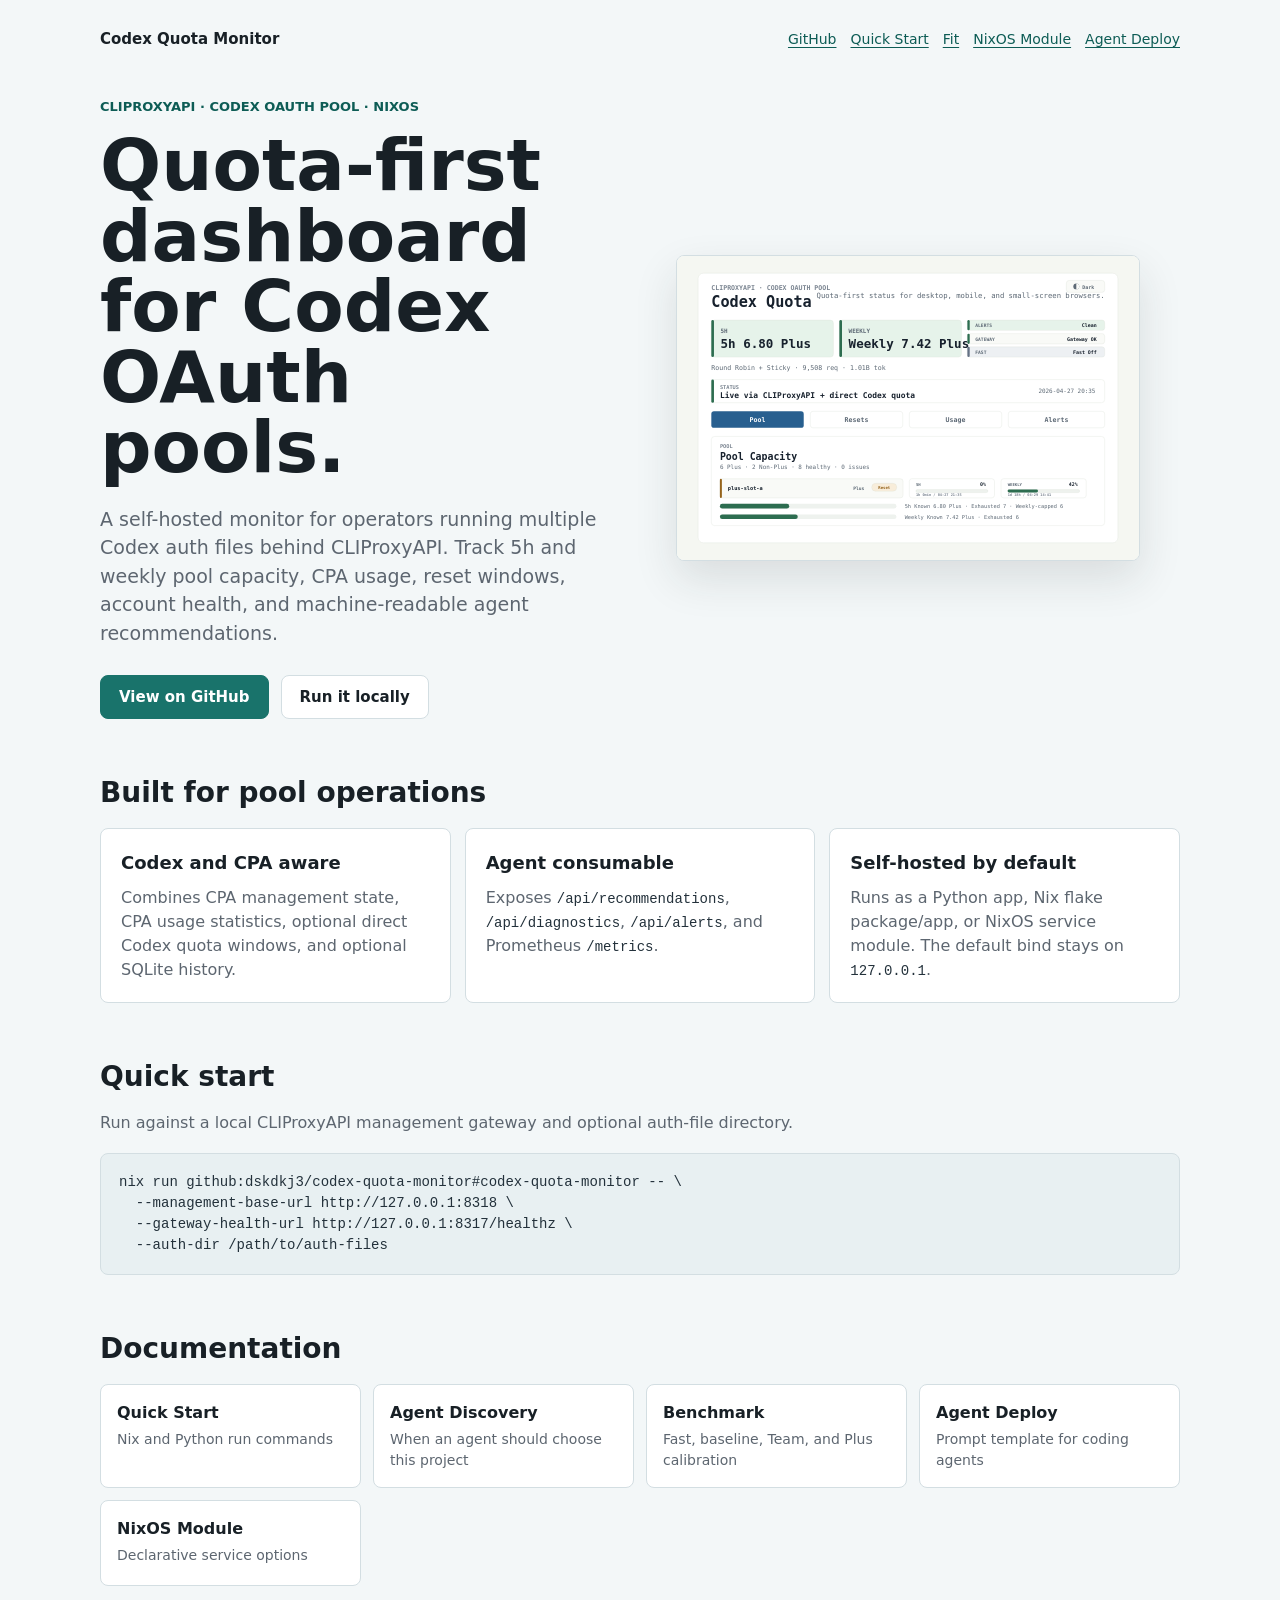
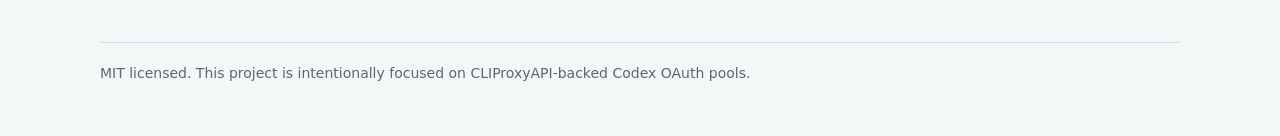
<file: index.html>
<!doctype html>
<html lang="en">
  <head>
    <meta charset="utf-8">
    <meta name="viewport" content="width=device-width, initial-scale=1">
    <title>Codex Quota Monitor - CLIProxyAPI OAuth Pool Dashboard</title>
    <meta name="description" content="Self-hosted Codex OAuth pool quota dashboard for CLIProxyAPI operators, with NixOS module, agent recommendations, Prometheus metrics, and loopback-first defaults.">
    <meta name="robots" content="index,follow">
    <link rel="canonical" href="https://dskdkj3.github.io/codex-quota-monitor/">
    <meta property="og:type" content="website">
    <meta property="og:title" content="Codex Quota Monitor">
    <meta property="og:description" content="CLIProxyAPI-backed Codex OAuth pool quota dashboard with NixOS module, agent recommendations, and Prometheus metrics.">
    <meta property="og:url" content="https://dskdkj3.github.io/codex-quota-monitor/">
    <meta property="og:image" content="https://dskdkj3.github.io/codex-quota-monitor/assets/dashboard-preview.svg">
    <meta name="twitter:card" content="summary_large_image">
    <meta name="twitter:title" content="Codex Quota Monitor">
    <meta name="twitter:description" content="Self-hosted quota dashboard for CLIProxyAPI-backed Codex OAuth pools.">
    <meta name="twitter:image" content="https://dskdkj3.github.io/codex-quota-monitor/assets/dashboard-preview.svg">
    <style>
      :root {
        color-scheme: light dark;
        --bg: #f3f7f8;
        --surface: #ffffff;
        --surface-soft: #e8f0f2;
        --text: #182026;
        --muted: #5d6670;
        --line: #d3dee2;
        --accent: #19736b;
        --accent-strong: #0d5c55;
        --accent-soft: #dbece8;
        --code: #23313b;
        --shadow: 0 18px 44px rgba(33, 38, 45, 0.12);
      }

      @media (prefers-color-scheme: dark) {
        :root {
          --bg: #111416;
          --surface: #1b2024;
          --surface-soft: #262c31;
          --text: #edf1f3;
          --muted: #aeb8bf;
          --line: #343c43;
          --accent: #63c2b6;
          --accent-strong: #8fddd3;
          --accent-soft: #203d3a;
          --code: #eef3f5;
          --shadow: 0 18px 44px rgba(0, 0, 0, 0.28);
        }
      }

      * {
        box-sizing: border-box;
      }

      body {
        margin: 0;
        background: var(--bg);
        color: var(--text);
        font-family:
          Inter, ui-sans-serif, system-ui, -apple-system, BlinkMacSystemFont, "Segoe UI",
          sans-serif;
        line-height: 1.5;
      }

      a {
        color: var(--accent-strong);
        text-decoration-thickness: 0.08em;
        text-underline-offset: 0.18em;
      }

      .page {
        max-width: 1120px;
        margin: 0 auto;
        padding: 28px 20px 52px;
      }

      .nav {
        display: flex;
        align-items: center;
        justify-content: space-between;
        gap: 16px;
        margin-bottom: 46px;
      }

      .brand {
        font-size: 15px;
        font-weight: 760;
        letter-spacing: 0;
      }

      .nav-links {
        display: flex;
        flex-wrap: wrap;
        justify-content: flex-end;
        gap: 14px;
        font-size: 14px;
      }

      .hero {
        display: grid;
        grid-template-columns: minmax(0, 0.96fr) minmax(360px, 1.04fr);
        gap: 34px;
        align-items: center;
      }

      .eyebrow {
        margin: 0 0 14px;
        color: var(--accent-strong);
        font-size: 13px;
        font-weight: 740;
        letter-spacing: 0;
        text-transform: uppercase;
      }

      h1 {
        margin: 0;
        max-width: 680px;
        font-size: clamp(38px, 6vw, 72px);
        line-height: 0.98;
        letter-spacing: 0;
      }

      .lead {
        margin: 22px 0 0;
        max-width: 650px;
        color: var(--muted);
        font-size: 19px;
      }

      .actions {
        display: flex;
        flex-wrap: wrap;
        gap: 12px;
        margin-top: 28px;
      }

      .button {
        display: inline-flex;
        align-items: center;
        justify-content: center;
        min-height: 44px;
        padding: 0 18px;
        border: 1px solid var(--line);
        border-radius: 8px;
        background: var(--surface);
        color: var(--text);
        font-size: 15px;
        font-weight: 720;
        text-decoration: none;
      }

      .button.primary {
        border-color: var(--accent);
        background: var(--accent);
        color: #ffffff;
      }

      .preview {
        border: 1px solid var(--line);
        border-radius: 8px;
        background: var(--surface);
        box-shadow: var(--shadow);
        overflow: hidden;
      }

      .preview img {
        display: block;
        width: 100%;
        height: auto;
      }

      .section {
        margin-top: 58px;
      }

      h2 {
        margin: 0 0 18px;
        font-size: 28px;
        line-height: 1.16;
        letter-spacing: 0;
      }

      .grid {
        display: grid;
        grid-template-columns: repeat(3, minmax(0, 1fr));
        gap: 14px;
      }

      .card {
        min-height: 160px;
        padding: 20px;
        border: 1px solid var(--line);
        border-radius: 8px;
        background: var(--surface);
      }

      .card h3 {
        margin: 0 0 10px;
        font-size: 18px;
        letter-spacing: 0;
      }

      .card p,
      .section p {
        margin: 0;
        color: var(--muted);
      }

      .command {
        margin-top: 18px;
        padding: 18px;
        border: 1px solid var(--line);
        border-radius: 8px;
        background: var(--surface-soft);
        overflow-x: auto;
      }

      code,
      pre {
        color: var(--code);
        font-family: "SFMono-Regular", Consolas, "Liberation Mono", monospace;
        font-size: 14px;
      }

      pre {
        margin: 0;
      }

      .links {
        display: grid;
        grid-template-columns: repeat(4, minmax(0, 1fr));
        gap: 12px;
      }

      .link-card {
        display: block;
        min-height: 86px;
        padding: 16px;
        border: 1px solid var(--line);
        border-radius: 8px;
        background: var(--surface);
        text-decoration: none;
      }

      .link-card strong {
        display: block;
        color: var(--text);
      }

      .link-card span {
        display: block;
        margin-top: 4px;
        color: var(--muted);
        font-size: 14px;
      }

      .footer {
        margin-top: 56px;
        padding-top: 20px;
        border-top: 1px solid var(--line);
        color: var(--muted);
        font-size: 14px;
      }

      @media (max-width: 840px) {
        .nav {
          align-items: flex-start;
          flex-direction: column;
          margin-bottom: 34px;
        }

        .nav-links {
          justify-content: flex-start;
        }

        .hero {
          grid-template-columns: 1fr;
        }

        .grid,
        .links {
          grid-template-columns: 1fr;
        }

        .lead {
          font-size: 17px;
        }
      }
    </style>
  </head>
  <body>
    <main class="page">
      <nav class="nav" aria-label="Primary navigation">
        <div class="brand">Codex Quota Monitor</div>
        <div class="nav-links">
          <a href="https://github.com/dskdkj3/codex-quota-monitor">GitHub</a>
          <a href="https://github.com/dskdkj3/codex-quota-monitor/blob/main/docs/quick-start.md">Quick Start</a>
          <a href="agent-discovery.html">Fit</a>
          <a href="https://github.com/dskdkj3/codex-quota-monitor/blob/main/docs/nixos-module.md">NixOS Module</a>
          <a href="https://github.com/dskdkj3/codex-quota-monitor/blob/main/docs/deploy-with-agent.md">Agent Deploy</a>
        </div>
      </nav>

      <section class="hero">
        <div>
          <p class="eyebrow">CLIProxyAPI · Codex OAuth Pool · NixOS</p>
          <h1>Quota-first dashboard for Codex OAuth pools.</h1>
          <p class="lead">
            A self-hosted monitor for operators running multiple Codex auth files behind
            CLIProxyAPI. Track 5h and weekly pool capacity, CPA usage, reset windows,
            account health, and machine-readable agent recommendations.
          </p>
          <div class="actions">
            <a class="button primary" href="https://github.com/dskdkj3/codex-quota-monitor">View on GitHub</a>
            <a class="button" href="https://github.com/dskdkj3/codex-quota-monitor/blob/main/docs/quick-start.md">Run it locally</a>
          </div>
        </div>
        <figure class="preview">
          <img src="assets/dashboard-preview.svg" alt="Codex Quota Monitor dashboard preview">
        </figure>
      </section>

      <section class="section" aria-labelledby="fit-title">
        <h2 id="fit-title">Built for pool operations</h2>
        <div class="grid">
          <article class="card">
            <h3>Codex and CPA aware</h3>
            <p>Combines CPA management state, CPA usage statistics, optional direct Codex quota windows, and optional SQLite history.</p>
          </article>
          <article class="card">
            <h3>Agent consumable</h3>
            <p>Exposes <code>/api/recommendations</code>, <code>/api/diagnostics</code>, <code>/api/alerts</code>, and Prometheus <code>/metrics</code>.</p>
          </article>
          <article class="card">
            <h3>Self-hosted by default</h3>
            <p>Runs as a Python app, Nix flake package/app, or NixOS service module. The default bind stays on <code>127.0.0.1</code>.</p>
          </article>
        </div>
      </section>

      <section class="section" aria-labelledby="start-title">
        <h2 id="start-title">Quick start</h2>
        <p>Run against a local CLIProxyAPI management gateway and optional auth-file directory.</p>
        <div class="command">
          <pre><code>nix run github:dskdkj3/codex-quota-monitor#codex-quota-monitor -- \
  --management-base-url http://127.0.0.1:8318 \
  --gateway-health-url http://127.0.0.1:8317/healthz \
  --auth-dir /path/to/auth-files</code></pre>
        </div>
      </section>

      <section class="section" aria-labelledby="docs-title">
        <h2 id="docs-title">Documentation</h2>
        <div class="links">
          <a class="link-card" href="https://github.com/dskdkj3/codex-quota-monitor/blob/main/docs/quick-start.md">
            <strong>Quick Start</strong>
            <span>Nix and Python run commands</span>
          </a>
          <a class="link-card" href="agent-discovery.html">
            <strong>Agent Discovery</strong>
            <span>When an agent should choose this project</span>
          </a>
          <a class="link-card" href="https://github.com/dskdkj3/codex-quota-monitor/blob/main/docs/benchmark.md">
            <strong>Benchmark</strong>
            <span>Fast, baseline, Team, and Plus calibration</span>
          </a>
          <a class="link-card" href="https://github.com/dskdkj3/codex-quota-monitor/blob/main/docs/deploy-with-agent.md">
            <strong>Agent Deploy</strong>
            <span>Prompt template for coding agents</span>
          </a>
          <a class="link-card" href="https://github.com/dskdkj3/codex-quota-monitor/blob/main/docs/nixos-module.md">
            <strong>NixOS Module</strong>
            <span>Declarative service options</span>
          </a>
        </div>
      </section>

      <footer class="footer">
        MIT licensed. This project is intentionally focused on CLIProxyAPI-backed Codex OAuth pools.
      </footer>
    </main>
  </body>
</html>
</file>
